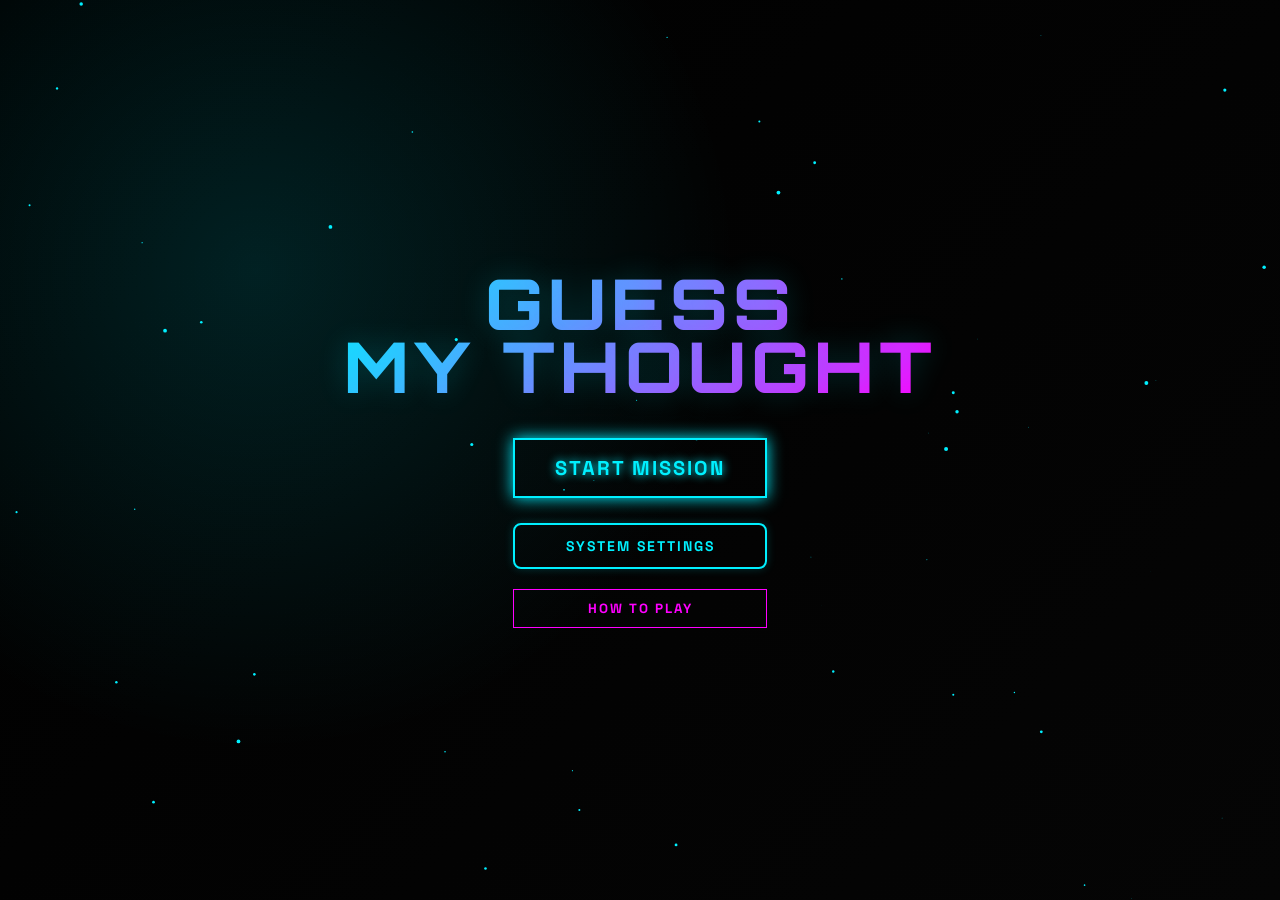
<file: index.html>
<!DOCTYPE html>
<html lang="en">
<head>
    <meta charset="UTF-8">
    <meta name="viewport" content="width=device-width, initial-scale=1.0">
    <title>GMT NEON WORD</title>
    <link rel="stylesheet" href="style.css">

<link rel="preconnect" href="https://fonts.googleapis.com">
<link rel="preconnect" href="https://fonts.gstatic.com" crossorigin>
<link href="https://fonts.googleapis.com/css2?family=Orbitron:wght@700;800&family=Space+Grotesk:wght@400;500;700&display=swap" rel="stylesheet">
</head>
<body>
    <!-- Particle Background -->
    <canvas id="particles"></canvas>

    <!-- MAIN MENU CONTAINER -->
    <div class="main-menu" id="main-menu">
        <h1 class="game-title gradient-text">GUESS<br>MY THOUGHT</h1>
        <div id="player-profile" class="agent-card" style="display: none;">
         
            <div class="agent-details">
                <div class="agent-info">
                    <span class="agent-label">OPERATIVE</span>
                    <strong id="display-name" class="agent-name">UNKNOWN</strong>
                </div>
                <div class="agent-divider"></div>
                <div class="agent-stats">
                    <span class="agent-label">FUNDS</span>
                    <strong id="credit-score" class="agent-credits">0</strong>
                </div>
            </div>
        </div>

        <!-- Main Buttons -->
        <div class="menu-buttons">
            <button class="start-game-btn" id="start-game-btn">START MISSION</button>
            <button class="glow-btn" id="settings-btn" style="font-size: 14px; margin-top: 10px;">SYSTEM SETTINGS</button>
            <button class="help-btn-home" id="help-btn-home">HOW TO PLAY</button>
            <button class="exit-btn" id="exit-btn" style="display: none;">ABORT MISSION</button>
        </div>
    </div>

    <!-- UPGRADED SETTINGS MODAL -->
    <div id="settings-modal" class="modal-overlay">
        <div class="modal-box premium-modal">
            <span id="close-settings" class="premium-close-btn">&times;</span>
            <h2 class="modal-title">SYSTEM PREFS</h2>
            <p class="modal-subtitle">Configure your terminal</p>
            
            <div class="settings-container">
                <div class="setting-row premium-setting">
                    <span class="setting-label">VISUAL THEME</span>
                    <button id="theme-toggle-btn" class="glow-btn setting-toggle">DARK</button>
                </div>
               
                <div class="setting-row premium-setting">
                    <span class="setting-label">BACKGROUND AUDIO</span>
                    <button id="music-toggle-btn" class="glow-btn setting-toggle" style="border-color: #ff00ff; color: #ff00ff;">OFF</button>
                </div>

                <div class="setting-row premium-setting" style="flex-direction: column; align-items: flex-start; gap: 10px;">
                    <span class="setting-label">MASTER VOLUME</span>
                    <input type="range" id="volume-slider" class="premium-slider" min="0" max="1" step="0.1" value="0.5">
                </div>
            </div>
        </div>
    </div>

    <!-- UPGRADED HELP MODAL -->
    <div id="help-modal" class="modal-overlay">
        <div class="modal-box premium-modal">
            <span id="close-help" class="premium-close-btn">&times;</span>
            <h2 class="modal-title">HOW TO PLAY</h2>
            <p class="modal-subtitle">Decode the <strong>NEON WORD</strong> in 6 attempts.</p>
            
            <div class="tutorial-container">
                <div class="tutorial-example">
                    <div class="tutorial-row">
                        <div class="mini-tile correct-demo">P</div>
                        <div class="mini-tile">L</div><div class="mini-tile">A</div><div class="mini-tile">N</div><div class="mini-tile">E</div>
                    </div>
                    <p class="tutorial-text"><span class="highlight-green">POS:</span> The letter <strong>P</strong> is in the correct spot.</p>
                </div>
                <div class="tutorial-example">
                    <div class="tutorial-row">
                        <div class="mini-tile">G</div><div class="mini-tile">H</div>
                        <div class="mini-tile present-demo">O</div>
                        <div class="mini-tile">S</div><div class="mini-tile">T</div>
                    </div>
                    <p class="tutorial-text"><span class="highlight-yellow">LETTER:</span> The letter <strong>O</strong> is in the word but wrong spot.</p>
                </div>
            </div>
            <button id="got-it-btn" class="glow-btn full-width-btn">GOT IT</button>
        </div>
    </div>

    <!-- NAME INPUT MODAL (Upgraded to premium theme) -->
    <div id="name-modal" class="modal-overlay">
        <div class="modal-box premium-modal">
            <h2 class="modal-title">AGENT LOGIN</h2>
            <p class="modal-subtitle">Enter your operative alias to proceed.</p>
            <input type="text" id="player-name" placeholder="ENTER ALIAS..." style="width: 100%; padding: 15px; margin: 20px 0; background: rgba(0, 0, 0, 0.5); border: 1px solid #00f0ff; color: #00f0ff; text-align: center; border-radius: 8px; outline: none; font-size: 16px; text-transform: uppercase; letter-spacing: 2px;">          
            <button id="confirm-btn" class="glow-btn full-width-btn">AUTHENTICATE</button>
        </div>
    </div>
    <div id="exit-modal" class="modal-overlay">
        <div class="modal-box premium-modal" style="border-color: #ff4444; box-shadow: 0 10px 40px rgba(255, 68, 68, 0.2);">
            <h2 class="modal-title" style="color: #ff4444;">ABORT MISSION?</h2>
            <p class="modal-subtitle" style="margin-bottom: 25px;">Are you sure you want to clear your local session data?</p>
            
            <div style="display: flex; gap: 15px;">
                <button id="cancel-exit" class="glow-btn" style="flex: 1;">CANCEL</button>
                <button id="confirm-exit" class="danger-glow-btn" style="flex: 1; margin-top: 0;">LOGOUT</button>
            </div>
        </div>
    </div>
    <audio id="bgSound" src="bg_sound.mp3" loop></audio>
    
    <div id="loading-screen" class="loading" style="display: none;">
        <div class="loader"></div>
        <p style="letter-spacing: 2px; text-transform: uppercase;">Encrypting Connection...</p>
    </div>

    <script src="script.js"></script>
</body>
</html>
</file>
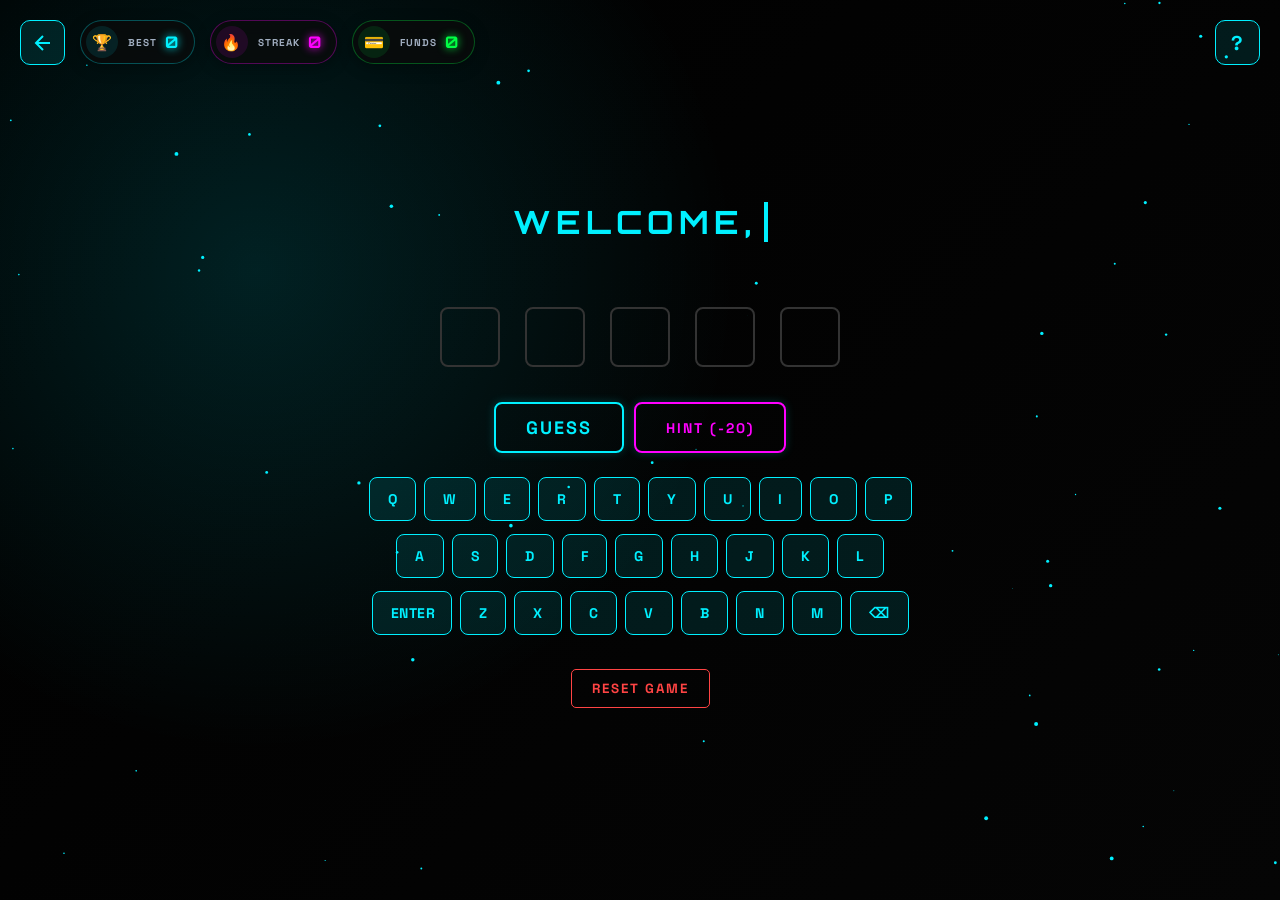
<file: game.html>
<!DOCTYPE html>
<html lang="en">
<head>
    <meta charset="UTF-8">
    <title>GMT Neon Word Game</title>
    <meta name="viewport" content="width=device-width, initial-scale=1.0">
<!-- Replace your old font link with this dual-font load -->
<link rel="preconnect" href="https://fonts.googleapis.com">
<link rel="preconnect" href="https://fonts.gstatic.com" crossorigin>
<link href="https://fonts.googleapis.com/css2?family=Orbitron:wght@700;800&family=Space+Grotesk:wght@400;500;700&display=swap" rel="stylesheet">
    <link rel="stylesheet" href="style.css">
</head>
<body>
    <canvas id="particles"></canvas>
    
    <button id="back-to-home" class="back-home-btn" title="Back to Home">
        <svg viewBox="0 0 24 24" width="24" height="24" stroke="currentColor" stroke-width="2" fill="none"><path d="M19 12H5M12 19l-7-7 7-7"/></svg>
    </button>
<!-- Floating Stats HUD (Updated with Funds) -->
<div class="top-left-stats">
    <div class="stat-pill best-pill" title="High Score">
        <div class="stat-icon">🏆</div>
        <span class="stat-label">BEST</span>
        <strong id="high-score-val" class="stat-value">0</strong>
    </div>
    
    <div class="stat-pill streak-pill" title="Win Streak">
        <div class="stat-icon">🔥</div>
        <span class="stat-label">STREAK</span>
        <strong id="streak-val" class="stat-value">0</strong>
    </div>

    <!-- NEW: Current Funds/Score Pill -->
    <div class="stat-pill score-pill" title="Current Funds">
        <div class="stat-icon">💳</div>
        <span class="stat-label">FUNDS</span>
        <strong id="current-score-val" class="stat-value">0</strong>
    </div>
</div>
    <div class="top-right-controls" style="position: fixed; top: 20px; right: 20px; display: flex; gap: 10px; z-index: 1001;">  
        <button id="help-btn" class="help-btn">?</button>
    </div>
<!-- UPGRADED HELP MODAL -->
<div id="help-modal" class="modal-overlay">
    <div class="modal-box premium-modal">
        <span id="close-help" class="premium-close-btn">&times;</span>
        
        <h2 class="modal-title">HOW TO PLAY</h2>
        <p class="modal-subtitle">Decode the <strong>NEON WORD</strong> in 6 attempts.</p>
        
        <div class="tutorial-container">
            <!-- Example 1: Correct Position -->
            <div class="tutorial-example">
                <div class="tutorial-row">
                    <div class="mini-tile correct-demo">P</div>
                    <div class="mini-tile">L</div>
                    <div class="mini-tile">A</div>
                    <div class="mini-tile">N</div>
                    <div class="mini-tile">E</div>
                </div>
                <p class="tutorial-text"><span class="highlight-green">POS:</span> The letter <strong>P</strong> is in the correct spot.</p>
            </div>

            <!-- Example 2: Wrong Position -->
            <div class="tutorial-example">
                <div class="tutorial-row">
                    <div class="mini-tile">G</div>
                    <div class="mini-tile">H</div>
                    <div class="mini-tile present-demo">O</div>
                    <div class="mini-tile">S</div>
                    <div class="mini-tile">T</div>
                </div>
                <p class="tutorial-text"><span class="highlight-yellow">LETTER:</span> The letter <strong>O</strong> is in the word but in the wrong spot.</p>
            </div>
        </div>

        <button id="got-it-btn" class="glow-btn full-width-btn">MISSION ACCEPTED</button>
    </div>
</div>
<!-- HINT CONFIRMATION MODAL -->
<div id="hint-modal" class="modal-overlay">
    <div class="modal-box premium-modal">
        <span id="close-hint" class="premium-close-btn">&times;</span>
        
        <h2 class="modal-title">ACQUIRE INTEL?</h2>
        <p class="modal-subtitle" style="margin-bottom: 15px;">Scanning the database for a correct letter will cost <strong class="highlight-yellow">20 CREDITS</strong>.</p>
        
        <p id="current-credits-display" style="font-size: 16px; font-weight: bold; margin-bottom: 25px; letter-spacing: 2px;">
            FUNDS: <span id="hint-funds-val">0</span>
        </p>
        
        <div class="modal-btn-group">
            <button id="cancel-hint-btn" class="danger-glow-btn">CANCEL</button>
            <button id="confirm-hint-btn" class="glow-btn">CONFIRM</button>
        </div>
    </div>
</div>
    <div id="win-modal" class="modal-overlay">
        <div class="modal-box neon-border-green">
            <h2 id="win-title">MISSION SUCCESS</h2>
            <p id="win-message">You decoded the word!</p>
            <div style="margin: 20px 0;">
                <h3 id="final-score-display" style="color: #ff00ff;">SCORE: 0</h3>
                <p id="streak-display" style="font-size: 12px; color: #00ff44;">STREAK: 1 DAY</p>
            </div>
            <button id="win-close-btn" class="glow-btn">PLAY AGAIN</button>
        </div>
    </div>

    <div class="game-container">
        <h1 id="welcome-text"></h1>

        <div class="guess-box">
            <div id="tile-container">
                <div class="tile"></div><div class="tile"></div><div class="tile"></div><div class="tile"></div><div class="tile"></div>
            </div>
            <div class="action-buttons" style="display: flex; gap: 10px; justify-content: center; margin-top: 20px;">
                <button id="submit-btn" class="glow-btn">GUESS</button>
                <button id="hint-btn" class="glow-btn" style="border-color: #ff00ff; color: #ff00ff; font-size: 14px;">HINT (-20)</button>
            </div>
        </div>

        <div id="result"></div>
        <div id="history"></div>

        <div id="keyboard">
            <div class="keyboard-row" id="row1"></div>
            <div class="keyboard-row" id="row2"></div>
            <div class="keyboard-row" id="row3"></div>
        </div> 

        <audio id="clickSound" src="click.mp3"></audio>
        <audio id="winSound" src="win.mp3"></audio>
        <audio id="keyboardSound" src="keyboard_typing.mp3"></audio>
        <audio id="bgSound" src="bg_sound.mp3" loop></audio>
      
        <button id="reset-btn" class="danger-glow-btn">RESET GAME</button>
    </div>
   <div id="loading-screen" class="loading" style="display: none;">
        <div class="loader"></div>
        <p>Loading Game...</p>
    </div>
    <script src="script.js"></script>
</body>
</html>
</file>
<file: style.css>
* { box-sizing: border-box; margin: 0; padding: 0; font-family: 'Orbitron', sans-serif; }

body {
    font-family: 'Space Grotesk', sans-serif;
    letter-spacing: 0.5px; 
}
.game-title,
.modal-title,
.agent-credits,
.stat-value,
.pos-badge,
.let-badge {
    font-family: 'Orbitron', sans-serif;
}

button, 
.glow-btn, 
.start-game-btn, 
.danger-glow-btn {
    font-family: 'Space Grotesk', sans-serif;
    font-weight: 700;
    letter-spacing: 2px; 
}

.agent-label,
.setting-label,
.stat-label {
    font-family: 'Space Grotesk', sans-serif;
    font-weight: 500;
    letter-spacing: 1.5px;
    text-transform: uppercase;
}

.key {
    font-family: 'Space Grotesk', sans-serif;
    font-weight: 700;
}

.tile {
    font-family: 'Orbitron', sans-serif;
    font-weight: 700;
}
body {
    display: flex; justify-content: center; align-items: center; height: 100vh;
    background: radial-gradient(circle at 20% 30%, #00f0ff22 0%, transparent 40%),
                linear-gradient(135deg, #000000 0%, #050505 100%);
    color: #00f0ff; overflow: hidden;
}

#particles {
    position: fixed; top: 0; left: 0; z-index: -1;
}


.main-menu {
    text-align: center; z-index: 5; display: flex; flex-direction: column; align-items: center;
}

.game-title {
    font-size: 70px; line-height: 0.9; margin-bottom: 40px;
    color: #00f0ff; text-shadow: 0 0 10px #00f0ff, 0 0 30px #0088ff; letter-spacing: 5px;
}

.profile-box {
    margin-bottom: 30px; padding: 20px; border: 1px solid #00f0ff;
    background: rgba(0, 240, 255, 0.05); box-shadow: 0 0 15px #00f0ff33; border-radius: 12px;
}

#display-name { font-size: 18px; margin-bottom: 5px; }
#credit-score { font-size: 26px; color: #ff00ff; text-shadow: 0 0 10px #ff00ff; }

.scoreboard-bar {
    display: flex; justify-content: center; gap: 40px; margin-bottom: 20px;
    font-size: 14px; color: #ff00ff; text-shadow: 0 0 5px #ff00ff;
}

#final-score-display {
    animation: glow-pulse 1.5s infinite; font-weight: bold;
}

@keyframes glow-pulse {
    0% { text-shadow: 0 0 5px #ff00ff; }
    50% { text-shadow: 0 0 20px #ff00ff, 0 0 30px #00f0ff; }
    100% { text-shadow: 0 0 5px #ff00ff; }
}


.game-container { text-align: center; z-index: 1; }

#tile-container {
    display: flex; justify-content: center; gap: 15px; margin: 30px 0;
}

.tile {
    width: 60px; height: 60px; border: 2px solid #333; margin: 5px;
    display: flex; justify-content: center; align-items: center; font-size: 28px;
    border-radius: 8px; transition: 0.2s;
}

.tile.active { border-color: #00f0ff; box-shadow: 0 0 10px #00f0ff; }

.tile.hint-reveal {
    border-color: #ff00ff !important; color: #ff00ff !important;
    text-shadow: 0 0 15px #ff00ff; animation: pulse-hint 1.5s infinite;
}

@keyframes pulse-hint {
    0% { transform: scale(1); opacity: 1; }
    50% { transform: scale(1.1); opacity: 0.7; }
    100% { transform: scale(1); opacity: 1; }
}

/* --- Keyboard --- */
#keyboard { margin-top: 30px; }
.keyboard-row { display: flex; justify-content: center; margin: 5px 0; }

.key {
    background: rgba(0, 240, 255, 0.1); border: 1px solid #00f0ff; color: #00f0ff;
    padding: 12px 18px; margin: 4px; border-radius: 8px; cursor: pointer;
    font-size: 14px; font-weight: bold; transition: 0.2s;
}

.key.large { min-width: 80px; }
.key:hover { background: #00f0ff; color: black; box-shadow: 0 0 15px #00f0ff; }
.key:active { transform: scale(0.92) translate(2px); transition: transform 0.05s; }

.key.correct { background: #00ff44 !important; color: black; }
.key.present { background: #ffff00 !important; color: black; }
.key.absent { background: #333 !important; opacity: 0.4; }


.menu-buttons { display: flex; flex-direction: column; gap: 15px; }

.start-game-btn {
    padding: 15px 40px; font-size: 20px; background: transparent; border: 2px solid #00f0ff;
    color: #00f0ff; cursor: pointer; transition: 0.3s; box-shadow: 0 0 15px #00f0ff;
    text-shadow: 0 0 10px #00f0ff;
}
.start-game-btn:hover { background: #00f0ff; color: black; }

.glow-btn {
    padding: 12px 30px; font-size: 18px; background: transparent; border: 2px solid #00f0ff;
    color: #00f0ff; cursor: pointer; border-radius: 8px; transition: 0.4s;
    text-transform: uppercase; letter-spacing: 2px; box-shadow: 0 0 10px rgba(0, 240, 255, 0.2);
}
.glow-btn:hover { background: #00f0ff; color: black; box-shadow: 0 0 30px #00f0ff; }

.danger-glow-btn {
    margin-top: 25px; padding: 10px 20px; background: transparent; border: 1px solid #ff4444;
    color: #ff4444; cursor: pointer; border-radius: 5px; transition: 0.3s;
}
.danger-glow-btn:hover { background: #ff4444; color: white; box-shadow: 0 0 15px #ff4444; }

.exit-btn {
    padding: 10px 25px; background: transparent; border: 1px solid #ff4444; color: #ff4444;
    cursor: pointer; transition: 0.3s;
}
.exit-btn:hover { background: #ff4444; color: white; box-shadow: 0 0 15px #ff4444; }

.help-btn-home {
    padding: 10px 25px; background: transparent; border: 1px solid #ff00ff; color: #ff00ff;
    cursor: pointer; transition: 0.3s; margin-top: 5px;
}
.help-btn-home:hover { background: #ff00ff; color: white; box-shadow: 0 0 15px #ff00ff; }


.top-right-controls {
    position: fixed; top: 20px; right: 20px; display: flex; flex-direction: row; gap: 15px; z-index: 1001;
}

.top-right-controls .icon-btn, 
.top-right-controls .help-btn {
    position: relative !important; top: auto !important; right: auto !important; margin: 0;
}

.icon-btn, .help-btn {
    width: 45px; height: 45px; display: flex; justify-content: center; align-items: center;
    background: rgba(0, 240, 255, 0.1); border: 1px solid #00f0ff; border-radius: 10px;
    color: #00f0ff; cursor: pointer; font-size: 20px; transition: 0.3s;
}
.icon-btn:hover, .help-btn:hover { box-shadow: 0 0 20px #00f0ff; background: #00f0ff; color: black;}

.back-home-btn {
    position: fixed; top: 20px; left: 20px;
    background: rgba(0, 240, 255, 0.1); border: 1px solid #00f0ff; color: #00f0ff;
    width: 45px; height: 45px; border-radius: 10px; cursor: pointer; z-index: 1000;
    display: flex; justify-content: center; align-items: center; transition: 0.3s;
}
.back-home-btn:hover { background: #00f0ff; color: black; box-shadow: 0 0 20px #00f0ff; }



.modal, .modal-overlay {
    position: fixed; top: 0; left: 0; width: 100%; height: 100%;
    background: rgba(0, 0, 0, 0.9); backdrop-filter: blur(8px);
    display: none; justify-content: center; align-items: center; z-index: 2000;
}

.modal-content, .modal-box {
    background: #0a0a0a; padding: 40px; border: 2px solid #00f0ff; border-radius: 15px;
    text-align: center; width: 350px; box-shadow: 0 0 25px #00f0ff; position: relative;
    line-height: 1.5;
}

.modal-box { width: 400px; box-shadow: 0 0 30px rgba(0, 240, 255, 0.3); }

.neon-border-red { border-color: #ff4444; box-shadow: 0 0 30px rgba(255, 68, 68, 0.3); }
.neon-border-green { border-color: #00ff44; box-shadow: 0 0 30px rgba(0, 255, 68, 0.3); }

.modal-content input {
    width: 100%; padding: 12px; margin: 20px 0; background: black;
    border: 1px solid #00f0ff; color: #00f0ff; text-align: center; outline: none;
}

.confirm-btn {
    padding: 10px 30px; background: transparent; border: 1px solid #00f0ff; color: #00f0ff;
    cursor: pointer; transition: 0.3s;
}
.confirm-btn:hover { background: #00f0ff; color: black; }

.exit-btn-final {
    padding: 10px 30px; background: #ff4444; border: none; color: white;
    cursor: pointer; box-shadow: 0 0 10px #ff4444;
}

.setting-row { display: flex; justify-content: space-between; align-items: center; margin: 20px 0; }
input[type="range"] { accent-color: #00f0ff; cursor: pointer; width: 120px; }

.help-list { text-align: left; margin: 20px 0; padding-left: 20px; }


.loading {
    position: fixed; top: 0; left: 0; width: 100%; height: 100%; background: black;
    display: none; flex-direction: column; justify-content: center; align-items: center; z-index: 3000;
}
.loader {
    border: 4px solid transparent; border-top: 4px solid #00f0ff; border-radius: 50%;
    width: 60px; height: 60px; animation: spin 1s linear infinite; margin-bottom: 20px;
}
@keyframes spin { to { transform: rotate(360deg); } }


body.light-mode {
    background: #f7fafc !important; /* Soft, flat off-white */
    color: #1a202c !important; /* Deep charcoal for sharp readability */
}

body.light-mode .modal-box, 
body.light-mode .modal-content {
    background: #ffffff !important;
    border: 1px solid #e2e8f0 !important;
    box-shadow: 0 10px 25px rgba(0, 0, 0, 0.05) !important;
    color: #1a202c !important;
}

body.light-mode .profile-box {
    background: #ffffff !important;
    border: 1px solid #cbd5e0 !important;
    box-shadow: 0 2px 5px rgba(0, 0, 0, 0.02) !important;
}

body.light-mode .game-title { color: #2d3748; text-shadow: none; font-weight: 700; }

body.light-mode .tile { background: #ffffff; border: 2px solid #e2e8f0; color: #1a202c; }
body.light-mode .tile.active { border-color: #4a5568; box-shadow: none; }
body.light-mode .tile.hint-reveal { border-color: #3182ce !important; color: #3182ce !important; text-shadow: none; }

body.light-mode .key { background: #edf2f7; border: 1px solid #e2e8f0; color: #4a5568; box-shadow: none; }
body.light-mode .key:hover { background: #e2e8f0; color: #1a202c; }
body.light-mode .key.correct { background: #48bb78 !important; color: white !important; border-color: #48bb78 !important; }
body.light-mode .key.present { background: #ecc94b !important; color: white !important; border-color: #ecc94b !important; }
body.light-mode .key.absent { background: #a0aec0 !important; color: white !important; border-color: #a0aec0 !important; }

body.light-mode .start-game-btn, body.light-mode .glow-btn, body.light-mode .confirm-btn, body.light-mode #hint-btn {
    background: #2d3748 !important; color: #ffffff !important; border: none !important;
    box-shadow: 0 4px 6px rgba(0, 0, 0, 0.05) !important; text-shadow: none !important; border-radius: 6px !important;
}
body.light-mode .start-game-btn:hover, body.light-mode .glow-btn:hover, body.light-mode .confirm-btn:hover, body.light-mode #hint-btn:hover {
    background: #1a202c !important; box-shadow: 0 6px 12px rgba(0, 0, 0, 0.1) !important;
}

body.light-mode .back-home-btn, body.light-mode .icon-btn, body.light-mode .help-btn, body.light-mode .help-btn-home {
    background: #ffffff !important; border: 1px solid #cbd5e0 !important; color: #4a5568 !important; box-shadow: 0 2px 4px rgba(0, 0, 0, 0.02) !important;
}
body.light-mode .back-home-btn:hover, body.light-mode .icon-btn:hover, body.light-mode .help-btn:hover, body.light-mode .help-btn-home:hover {
    background: #f7fafc !important; border-color: #a0aec0 !important; color: #1a202c !important; box-shadow: 0 4px 6px rgba(0, 0, 0, 0.05) !important;
}

body.light-mode .exit-btn, body.light-mode .danger-glow-btn {
    background: transparent !important; color: #e53e3e !important; border: 1px solid #fc8181 !important; box-shadow: none !important;
}
body.light-mode .exit-btn:hover, body.light-mode .danger-glow-btn:hover {
    background: #fff5f5 !important; border-color: #e53e3e !important;
}

body.light-mode .modal-box p, body.light-mode .modal-box li { color: #4a5568; }


.modal-box, .modal-content {
    width: 90% !important; max-width: 400px !important; padding: 30px 20px !important;
}

#keyboard { width: 100%; max-width: 500px; margin: 20px auto 0 auto; }

/* Tablet & Mobile Landscape */
@media screen and (max-width: 768px) {
    .game-title { font-size: 50px; margin-bottom: 25px; }
    .profile-box { width: 90%; max-width: 350px; padding: 15px; }

    .top-right-controls { top: 15px !important; right: 15px !important; }
    .back-home-btn { top: 15px !important; left: 15px !important; }

    .icon-btn, .help-btn, .back-home-btn {
        width: 38px !important; height: 38px !important; font-size: 18px !important;
    }
}


@media screen and (max-width: 480px) {
    .game-title { font-size: 40px; letter-spacing: 2px; }

    .tile { width: 50px; height: 50px; font-size: 24px; margin: 3px; }

    .key { padding: 12px 8px; margin: 2px; font-size: 13px; border-radius: 6px; }
    .key.large { min-width: 50px; font-size: 11px; }

    .scoreboard-bar { gap: 20px; font-size: 12px; }
    .glow-btn, .start-game-btn { padding: 10px 25px; font-size: 16px; }
}


@media screen and (max-width: 360px) {
    .game-title { font-size: 32px; }
    .tile { width: 42px; height: 42px; font-size: 20px; }
    .key { padding: 10px 6px; font-size: 11px; margin: 1px; }
}
/* =========================================
   HISTORY LOG UI UPGRADE
========================================= */
/* =========================================
   TOAST-STYLE HISTORY LOG (LEFT SIDE)
========================================= */
#history {
    position: fixed;
    top: 100px; /* Positions it below your Top-Left Stats HUD */
    left: 20px;
    display: flex;
    flex-direction: column;
    gap: 12px;
    z-index: 999;
    pointer-events: none; /* Ensures you can click the background behind the toasts */
}

.history-item {
    display: flex;
    align-items: center;
    gap: 15px;
    background: rgba(10, 10, 10, 0.85);
    backdrop-filter: blur(10px);
    
    /* Toast Design: Flat left side with a thick neon accent, rounded right side */
    border-left: 4px solid #00f0ff; 
    border-top: 1px solid rgba(0, 240, 255, 0.2);
    border-right: 1px solid rgba(0, 240, 255, 0.2);
    border-bottom: 1px solid rgba(0, 240, 255, 0.2);
    border-radius: 0 12px 12px 0; 
    
    padding: 12px 20px;
    box-shadow: 0 10px 20px rgba(0, 0, 0, 0.4);
    
    /* Snappy entrance animation */
    animation: slide-in-left 0.5s cubic-bezier(0.175, 0.885, 0.32, 1.275) forwards;
    pointer-events: auto;
}

.history-word {
    font-size: 16px;
    font-weight: bold;
    letter-spacing: 4px;
    color: #ffffff;
    text-shadow: 0 0 8px rgba(255, 255, 255, 0.5);
}

.history-stats {
    display: flex;
    gap: 8px;
}

.stat-badge {
    padding: 4px 8px;
    border-radius: 4px;
    font-size: 11px;
    font-weight: bold;
    letter-spacing: 1px;
}

/* Dark Mode Badges */
.pos-badge { background: rgba(0, 255, 68, 0.1); color: #00ff44; border: 1px solid #00ff44; box-shadow: 0 0 10px rgba(0, 255, 68, 0.2); }
.let-badge { background: rgba(255, 255, 0, 0.1); color: #ffff00; border: 1px solid #ffff00; box-shadow: 0 0 10px rgba(255, 255, 0, 0.2); }

/* The Slide-in Animation */
@keyframes slide-in-left {
    0% { opacity: 0; transform: translateX(-150%); }
    100% { opacity: 1; transform: translateX(0); }
}

/* --- LIGHT MODE OVERRIDES --- */
body.light-mode .history-item {
    background: rgba(255, 255, 255, 0.95);
    border-left: 4px solid #3182ce;
    border-top: 1px solid #e2e8f0;
    border-right: 1px solid #e2e8f0;
    border-bottom: 1px solid #e2e8f0;
    box-shadow: 0 8px 15px rgba(0, 0, 0, 0.05);
}

body.light-mode .history-word { color: #1a202c; text-shadow: none; }
body.light-mode .pos-badge { background: #f0fff4; color: #38a169; border: 1px solid #9ae6b4; box-shadow: none; }
body.light-mode .let-badge { background: #fffff0; color: #d69e2e; border: 1px solid #f6e05e; box-shadow: none; }

/* --- MOBILE RESPONSIVE FIX --- */
@media screen and (max-width: 768px) {
    #history {
        top: 75px; /* Pushes it up slightly on mobile */
        left: 0; /* Glues it directly to the edge of the screen */
        gap: 8px;
    }
    
    .history-item {
        padding: 8px 12px 8px 15px; /* Tighter padding to save space */
        gap: 10px;
        border-radius: 0 8px 8px 0;
    }
    
    .history-word {
        font-size: 13px;
        letter-spacing: 2px;
    }
    
    .stat-badge {
        padding: 3px 6px;
        font-size: 9px;
    }
}
/* =========================================
   FLOATING STATS HUD (BEST & STREAK)
========================================= */
.top-left-stats {
    position: fixed;
    top: 20px;
    left: 80px; /* Places it neatly beside the back button */
    display: flex;
    gap: 15px;
    z-index: 1000;
}

.stat-pill {
    display: flex;
    align-items: center;
    background: rgba(10, 10, 10, 0.7);
    backdrop-filter: blur(8px);
    border: 1px solid rgba(0, 240, 255, 0.3);
    border-radius: 30px;
    padding: 5px 15px 5px 5px;
    box-shadow: 0 4px 15px rgba(0, 0, 0, 0.3);
    transition: 0.3s cubic-bezier(0.175, 0.885, 0.32, 1.275);
    cursor: default;
}

.stat-pill:hover {
    transform: translateY(-3px);
}

.best-pill:hover { border-color: #00f0ff; box-shadow: 0 0 15px rgba(0, 240, 255, 0.4); }
.streak-pill:hover { border-color: #ff00ff; box-shadow: 0 0 15px rgba(255, 0, 255, 0.4); }

.streak-pill {
    border-color: rgba(255, 0, 255, 0.3);
}

.stat-icon {
    display: flex;
    justify-content: center;
    align-items: center;
    width: 32px;
    height: 32px;
    border-radius: 50%;
    margin-right: 10px;
    font-size: 16px;
}

.best-pill .stat-icon { background: rgba(0, 240, 255, 0.1); }
.streak-pill .stat-icon { background: rgba(255, 0, 255, 0.1); }

.stat-label {
    font-size: 10px;
    color: #a0aec0;
    letter-spacing: 1px;
    margin-right: 8px;
    font-weight: bold;
}

.stat-value {
    font-size: 16px;
    font-weight: bold;
}

/* Neon Text */
.best-pill .stat-value { color: #00f0ff; text-shadow: 0 0 8px #00f0ff; }
.streak-pill .stat-value { color: #ff00ff; text-shadow: 0 0 8px #ff00ff; }

/* --- LIGHT MODE OVERRIDES --- */
body.light-mode .stat-pill {
    background: #ffffff;
    border: 1px solid #e2e8f0;
    box-shadow: 0 4px 6px rgba(0, 0, 0, 0.05);
}

body.light-mode .best-pill:hover,
body.light-mode .streak-pill:hover {
    border-color: #cbd5e0;
    box-shadow: 0 6px 12px rgba(0, 0, 0, 0.1);
}

body.light-mode .stat-icon { background: #f7fafc; }
body.light-mode .stat-label { color: #718096; }

/* Flat bold text instead of neon glow */
body.light-mode .best-pill .stat-value { color: #3182ce; text-shadow: none; }
body.light-mode .streak-pill .stat-value { color: #d53f8c; text-shadow: none; }

/* --- MOBILE RESPONSIVE FIX --- */
@media screen and (max-width: 768px) {
    .top-left-stats {
        left: 60px; /* Adjust space based on smaller mobile back button */
        top: 15px;
        gap: 8px;
    }
    
    .stat-pill {
        padding: 4px 12px 4px 4px;
    }
    
    .stat-icon {
        width: 26px;
        height: 26px;
        font-size: 13px;
        margin-right: 6px;
    }
    
    /* Hide the text labels ("BEST", "STREAK") on phones to save space */
    .stat-label {
        display: none;
    }
    
    .stat-value {
        font-size: 14px;
    }
}
.start-game-btn:hover,
.glow-btn:hover,
.danger-glow-btn:hover,
.exit-btn:hover,
.help-btn-home:hover,
.icon-btn:hover,
.help-btn:hover,
.back-home-btn:hover,
.confirm-btn:hover,
.exit-btn-final:hover,
#theme-toggle-btn:hover,
#music-toggle-btn:hover {
    transform: translateY(-4px);
}
/* =========================================
   PREMIUM HELP MODAL UI
========================================= */
.premium-modal {
    position: relative;
    padding: 40px 30px;
    background: rgba(10, 10, 10, 0.85);
    backdrop-filter: blur(12px);
    border: 1px solid rgba(0, 240, 255, 0.4);
    box-shadow: 0 10px 40px rgba(0, 240, 255, 0.2);
    border-radius: 16px;
}

.premium-close-btn {
    position: absolute;
    top: 15px;
    right: 20px;
    font-size: 28px;
    color: #a0aec0;
    cursor: pointer;
    transition: 0.3s;
}

.premium-close-btn:hover {
    color: #ff4444;
    transform: scale(1.1) rotate(90deg);
}

.modal-title {
    font-size: 24px;
    letter-spacing: 3px;
    color: #ffffff;
    margin-bottom: 5px;
}

.modal-subtitle {
    font-size: 14px;
    color: #a0aec0;
    margin-bottom: 25px;
}

/* Tutorial Visuals */
.tutorial-container {
    display: flex;
    flex-direction: column;
    gap: 20px;
    margin-bottom: 30px;
    text-align: left;
}

.tutorial-example {
    background: rgba(255, 255, 255, 0.03);
    padding: 15px;
    border-radius: 10px;
    border: 1px solid rgba(255, 255, 255, 0.05);
}

.tutorial-row {
    display: flex;
    gap: 6px;
    margin-bottom: 10px;
}

.mini-tile {
    width: 35px;
    height: 35px;
    display: flex;
    justify-content: center;
    align-items: center;
    border: 2px solid #333;
    border-radius: 6px;
    font-size: 16px;
    font-weight: bold;
    color: #fff;
    background: rgba(0, 0, 0, 0.5);
}

.mini-tile.correct-demo { background: #00ff44; color: #000; border-color: #00ff44; box-shadow: 0 0 10px rgba(0, 255, 68, 0.4); }
.mini-tile.present-demo { background: #ffff00; color: #000; border-color: #ffff00; box-shadow: 0 0 10px rgba(255, 255, 0, 0.4); }

.tutorial-text {
    font-size: 13px;
    color: #cbd5e0;
    line-height: 1.5;
}

.highlight-green { color: #00ff44; font-weight: bold; }
.highlight-yellow { color: #ffff00; font-weight: bold; }

.full-width-btn {
    width: 100%;
    margin-top: 10px;
}

/* --- LIGHT MODE OVERRIDES --- */
body.light-mode .premium-modal {
    background: #ffffff;
    border: 1px solid #e2e8f0;
    box-shadow: 0 15px 35px rgba(0, 0, 0, 0.1);
}

body.light-mode .modal-title { color: #1a202c; }
body.light-mode .modal-subtitle { color: #718096; }

body.light-mode .tutorial-example {
    background: #f7fafc;
    border: 1px solid #edf2f7;
}

body.light-mode .mini-tile {
    background: #ffffff;
    border-color: #cbd5e0;
    color: #4a5568;
}

body.light-mode .mini-tile.correct-demo { background: #48bb78; color: white; border-color: #48bb78; box-shadow: none; }
body.light-mode .mini-tile.present-demo { background: #ecc94b; color: white; border-color: #ecc94b; box-shadow: none; }

body.light-mode .tutorial-text { color: #4a5568; }
body.light-mode .highlight-green { color: #38a169; }
body.light-mode .highlight-yellow { color: #d69e2e; }
body.light-mode .premium-close-btn { color: #a0aec0; }
body.light-mode .premium-close-btn:hover { color: #e53e3e; }

/* Modal Button Grouping */
.modal-btn-group {
    display: flex;
    gap: 15px;
    margin-top: 10px;
}

.modal-btn-group button {
    flex: 1; /* Makes both buttons equal width */
    margin-top: 0; /* Overrides the default margin on danger-btn */
}

/* Disabled State for Confirm Button */
.glow-btn:disabled {
    opacity: 0.4;
    cursor: not-allowed;
    box-shadow: none;
    border-color: #555;
    color: #555;
}

body.light-mode .glow-btn:disabled {
    background: #cbd5e0 !important;
    color: #a0aec0 !important;
}
/* --- Score/Funds Pill Styling --- */
.score-pill {
    border-color: rgba(0, 255, 68, 0.3); /* Neon Green base */
}

.score-pill:hover { 
    border-color: #00ff44; 
    box-shadow: 0 0 15px rgba(0, 255, 68, 0.4); 
}

.score-pill .stat-icon { background: rgba(0, 255, 68, 0.1); }
.score-pill .stat-value { color: #00ff44; text-shadow: 0 0 8px #00ff44; }

/* Light Mode Overrides for Score Pill */
body.light-mode .score-pill:hover {
    border-color: #cbd5e0;
    box-shadow: 0 6px 12px rgba(0, 0, 0, 0.1);
}

body.light-mode .score-pill .stat-value {
    color: #38a169; /* Flat, professional green */
    text-shadow: none;
}
/* =========================================
   INDEX PAGE UI UPGRADES
========================================= */

/* 1. Gradient Game Title */
.game-title.gradient-text {
    background: linear-gradient(135deg, #00f0ff 0%, #ff00ff 100%);
    -webkit-background-clip: text;
    -webkit-text-fill-color: transparent;
    text-shadow: 0 0 30px rgba(0, 240, 255, 0.2); /* Soft glow behind the gradient */
    font-weight: 800;
}

body.light-mode .game-title.gradient-text {
    background: linear-gradient(135deg, #2b6cb0 0%, #d53f8c 100%);
    -webkit-background-clip: text;
    -webkit-text-fill-color: transparent;
    text-shadow: none;
}

/* 2. Agent Card (Replaces basic profile box) */
.agent-card {
    display: flex;
    justify-content: center; /* Centers the details perfectly */
    align-items: center;
    background: rgba(10, 10, 10, 0.6);
    backdrop-filter: blur(10px);
    border: 1px solid rgba(0, 240, 255, 0.4);
    border-radius: 16px;
    padding: 20px 40px; /* Slightly wider padding looks better without the icon */
    margin-bottom: 40px;
    box-shadow: 0 10px 30px rgba(0, 240, 255, 0.15);
    transition: transform 0.3s;
}

.agent-card:hover { transform: translateY(-3px); }


.agent-details {
    display: flex;
    align-items: center;
    gap: 30px; /* Increased gap slightly to give the text more breathing room */
    text-align: center; /* Center the text inside the columns */
}

.agent-info, .agent-stats {
    display: flex;
    flex-direction: column;
    align-items: center; /* Aligns the Label and Number in the center */
}

.agent-label {
    font-size: 10px;
    color: #a0aec0;
    letter-spacing: 2px;
    margin-bottom: 5px;
    font-weight: bold;
}

.agent-name {
    font-size: 18px;
    color: #ffffff;
    letter-spacing: 1px;
}

.agent-credits {
    font-size: 24px;
    color: #00ff44;
    text-shadow: 0 0 10px rgba(0, 255, 68, 0.5);
}

.agent-divider {
    width: 2px;
    height: 40px;
    background: rgba(0, 240, 255, 0.3);
}

/* Light Mode Overrides for Agent Card */
body.light-mode .agent-card {
    background: #ffffff;
    border-color: #e2e8f0;
    box-shadow: 0 10px 25px rgba(0, 0, 0, 0.05);
}
body.light-mode .agent-avatar { background: #f7fafc; border-color: #cbd5e0; }
body.light-mode .agent-name { color: #1a202c; }
body.light-mode .agent-credits { color: #38a169; text-shadow: none; }
body.light-mode .agent-divider { background: #e2e8f0; }

/* 3. Premium Settings Modal */
.settings-container {
    display: flex;
    flex-direction: column;
    gap: 15px;
    margin-top: 20px;
}

.premium-setting {
    background: rgba(255, 255, 255, 0.03);
    padding: 15px 20px;
    border-radius: 10px;
    border: 1px solid rgba(255, 255, 255, 0.05);
    margin: 0 !important; /* Overrides old setting-row margin */
}

.setting-label {
    font-size: 14px;
    color: #cbd5e0;
    letter-spacing: 1px;
    font-weight: bold;
}

.setting-toggle {
    padding: 8px 20px !important;
    font-size: 12px !important;
    width: 100px;
}

/* Premium Volume Slider */
.premium-slider {
    width: 100% !important;
    height: 6px;
    background: rgba(255, 255, 255, 0.1);
    border-radius: 5px;
    outline: none;
    -webkit-appearance: none;
}

.premium-slider::-webkit-slider-thumb {
    -webkit-appearance: none;
    appearance: none;
    width: 20px;
    height: 20px;
    border-radius: 50%;
    background: #00f0ff;
    cursor: pointer;
    box-shadow: 0 0 10px #00f0ff;
}

body.light-mode .premium-setting { background: #f7fafc; border-color: #edf2f7; }
body.light-mode .setting-label { color: #4a5568; }
body.light-mode .premium-slider { background: #e2e8f0; }
body.light-mode .premium-slider::-webkit-slider-thumb { background: #3182ce; box-shadow: none; }

/* Mobile Adjustments for Agent Card */
@media screen and (max-width: 480px) {
    .agent-card { flex-direction: column; text-align: center; gap: 10px; padding: 15px; }
    .agent-details { flex-direction: column; gap: 10px; }
    .agent-info, .agent-stats { align-items: center; }
    .agent-divider { width: 80%; height: 2px; }
}
/* =========================================
   TYPEWRITER EFFECT (WELCOME TEXT)
========================================= */
#welcome-text {
    font-size: 32px;
    letter-spacing: 5px;
    margin-bottom: 30px;
    margin-top: 10px;
    min-height: 40px; /* Prevents the page layout from jumping before the text types */
    display: inline-block; /* Required for the cursor to hug the end of the text */
}

/* The Blinking Cursor */
.typing-active {
    border-right: 4px solid #00f0ff; /* Neon Cyan Cursor */
    padding-right: 8px; /* Space between the last letter and the cursor */
    animation: blink-cursor 0.8s step-end infinite;
}

@keyframes blink-cursor {
    from, to { border-color: transparent; }
    50% { border-color: #00f0ff; }
}

/* --- LIGHT MODE OVERRIDES --- */
body.light-mode .typing-active {
    border-right-color: #3182ce; /* Professional Flat Blue Cursor */
    animation: blink-cursor-light 0.8s step-end infinite;
}

@keyframes blink-cursor-light {
    from, to { border-color: transparent; }
    50% { border-color: #3182ce; }
}

/* Mobile adjustments so the name fits on small screens */
@media screen and (max-width: 480px) {
    #welcome-text {
        font-size: 22px;
        letter-spacing: 3px;
        min-height: 30px;
    }
}
</file>
